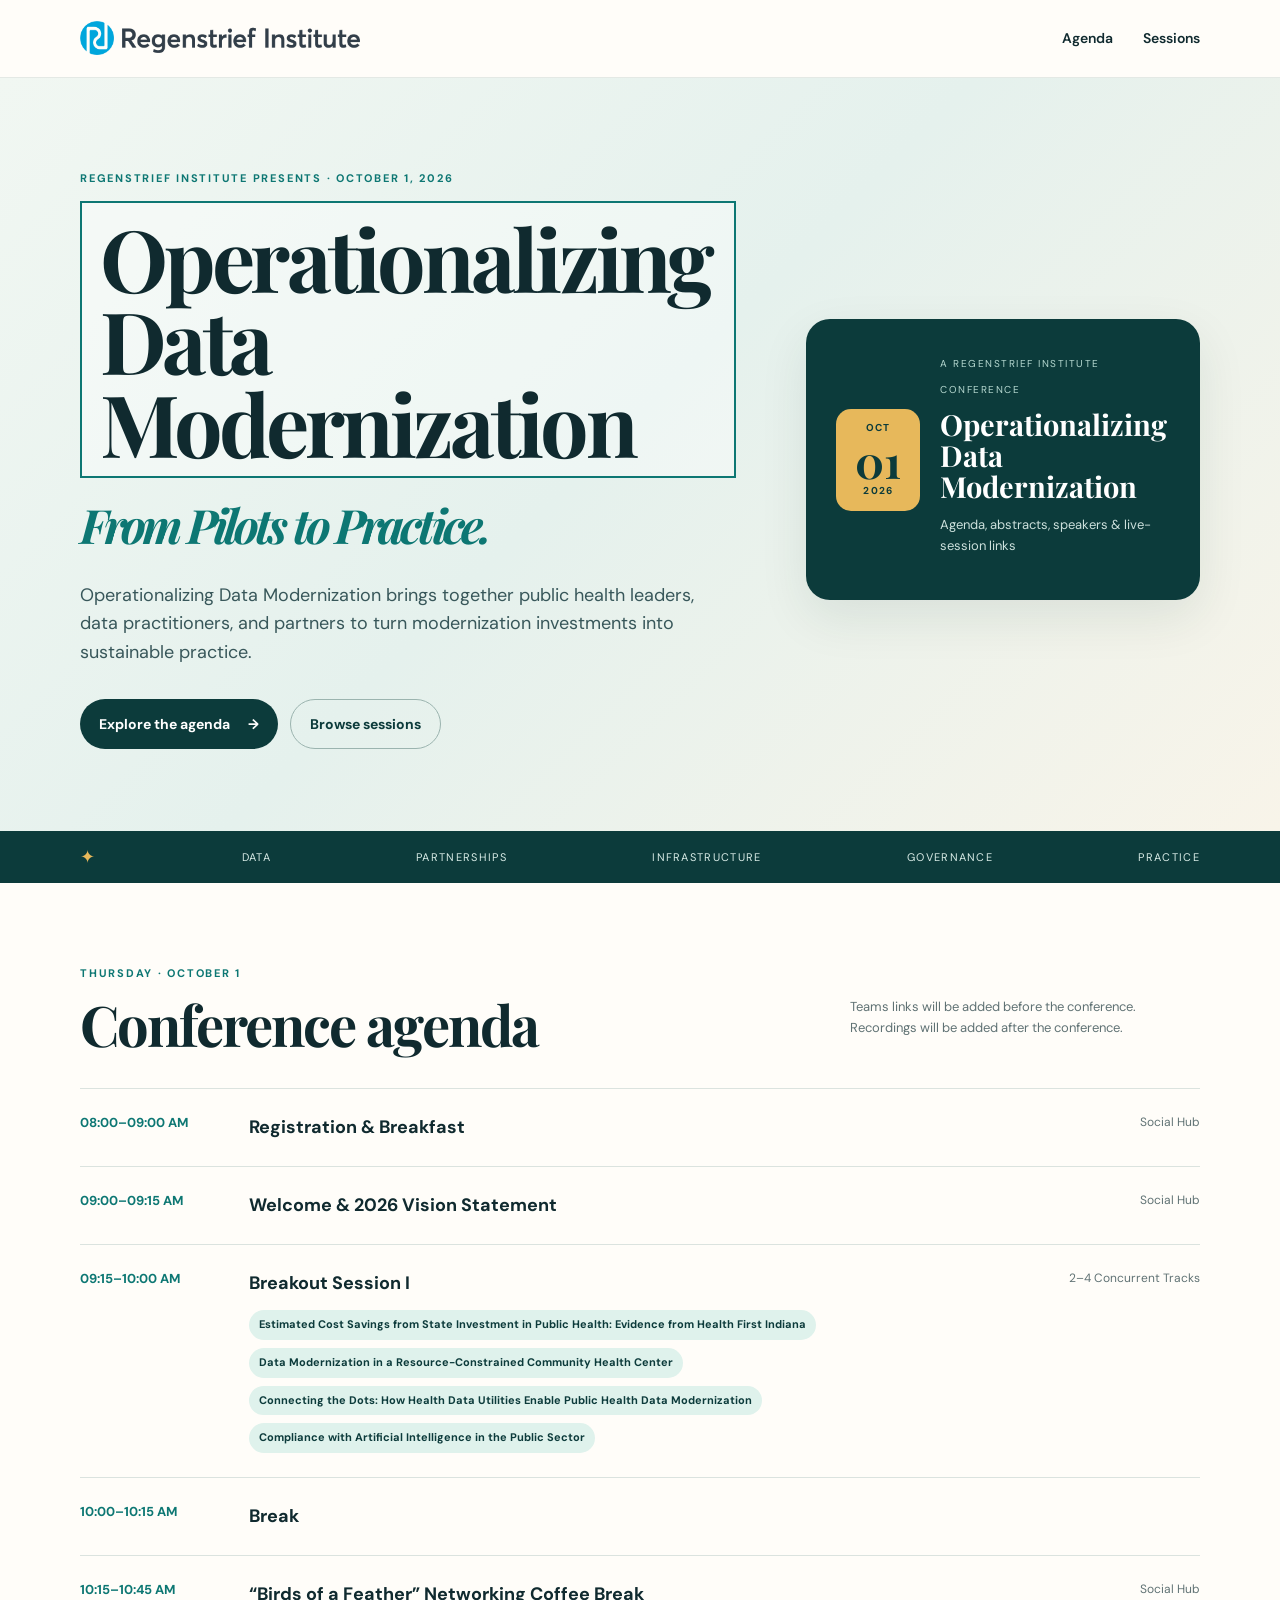
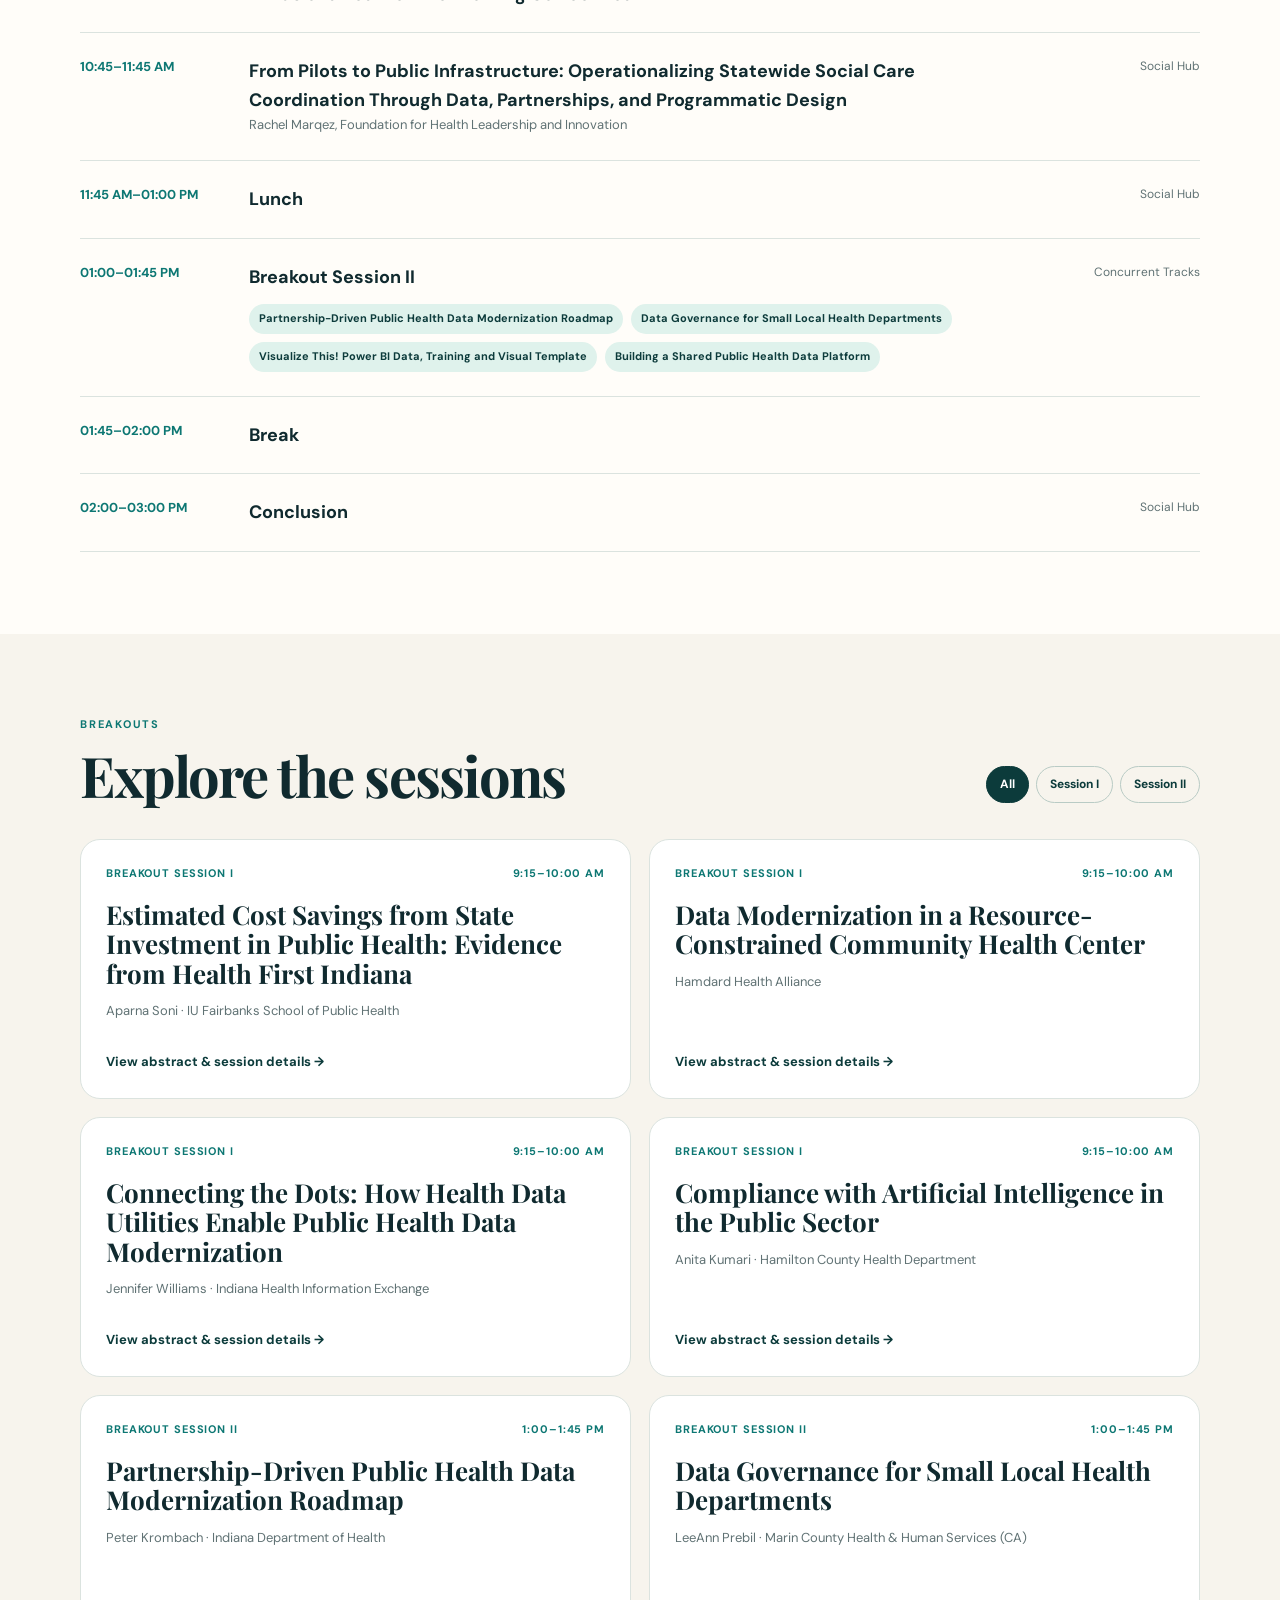
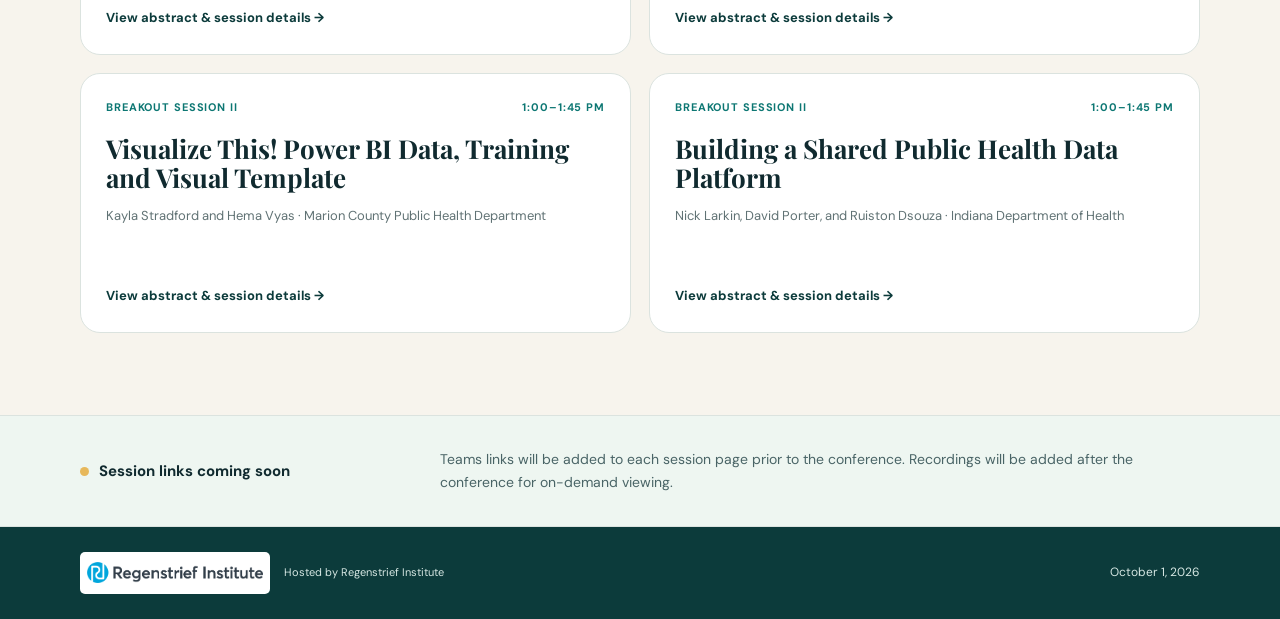
<file: index.html>
<!doctype html>
<html lang="en">
<head>
<meta charset="utf-8">
<meta name="viewport" content="width=device-width,initial-scale=1">
<title>Operationalizing Data Modernization | October 1, 2026</title>
<meta name="description" content="Operationalizing Data Modernization: From Pilots to Practice — conference agenda and session details.">
<link rel="stylesheet" href="styles.css?v=5">
</head>
<body>
<header class="site-header">
  <div class="container nav">
    <a class="brand ri-brand" href="index.html"><img src="regenstrief-logo.png" alt="Regenstrief Institute"></a>
    <nav><a href="#agenda">Agenda</a><a href="#sessions">Sessions</a></nav>
  </div>
</header>

<main>
<section class="hero">
  <div class="container hero-grid">
    <div>
      <p class="eyebrow">REGENSTRIEF INSTITUTE PRESENTS · OCTOBER 1, 2026</p>
      <h1><span class="title-box">Operationalizing<br>Data Modernization</span><em>From Pilots to Practice.</em></h1>
      <p class="lede">Operationalizing Data Modernization brings together public health leaders, data practitioners, and partners to turn modernization investments into sustainable practice.</p>
      <div class="hero-actions">
        <a class="button primary" href="#agenda">Explore the agenda <span>→</span></a>
        <a class="button ghost" href="#sessions">Browse sessions</a>
      </div>
    </div>
    <div class="hero-card">
      <div class="date-badge"><span>OCT</span><strong>01</strong><small>2026</small></div>
      <div class="hero-card-copy">
        <span class="card-label">A REGENSTRIEF INSTITUTE CONFERENCE</span>
        <h2>Operationalizing<br>Data Modernization</h2>
        <p>Agenda, abstracts, speakers & live-session links</p>
      </div>
    </div>
  </div>
</section>

<section class="ticker"><div class="container ticker-inner"><span>✦</span><span>Data</span><span>Partnerships</span><span>Infrastructure</span><span>Governance</span><span>Practice</span></div></section>

<section id="agenda" class="section">
  <div class="container">
    <div class="section-head"><div><p class="eyebrow">THURSDAY · OCTOBER 1</p><h2>Conference agenda</h2></div><p class="section-note">Teams links will be added before the conference. Recordings will be added after the conference.</p></div>
    <div id="agenda-list" class="agenda"></div>
  </div>
</section>

<section id="sessions" class="section sessions-section">
  <div class="container">
    <div class="section-head"><div><p class="eyebrow">BREAKOUTS</p><h2>Explore the sessions</h2></div><div class="filters"><button class="filter active" data-filter="all">All</button><button class="filter" data-filter="Breakout Session I">Session I</button><button class="filter" data-filter="Breakout Session II">Session II</button></div></div>
    <div id="session-grid" class="session-grid"></div>
  </div>
</section>

<section class="availability"><div class="container availability-grid"><div><span class="status-dot"></span><strong>Session links coming soon</strong></div><p>Teams links will be added to each session page prior to the conference. Recordings will be added after the conference for on-demand viewing.</p></div></section>

</main>

<footer><div class="container footer-inner"><div class="footer-brand"><img src="regenstrief-logo.png" alt="Regenstrief Institute"><span>Hosted by Regenstrief Institute</span></div><div>October 1, 2026</div></div></footer>
<script src="sessions.js"></script><script src="script.js"></script>
</body>
</html>
</file>
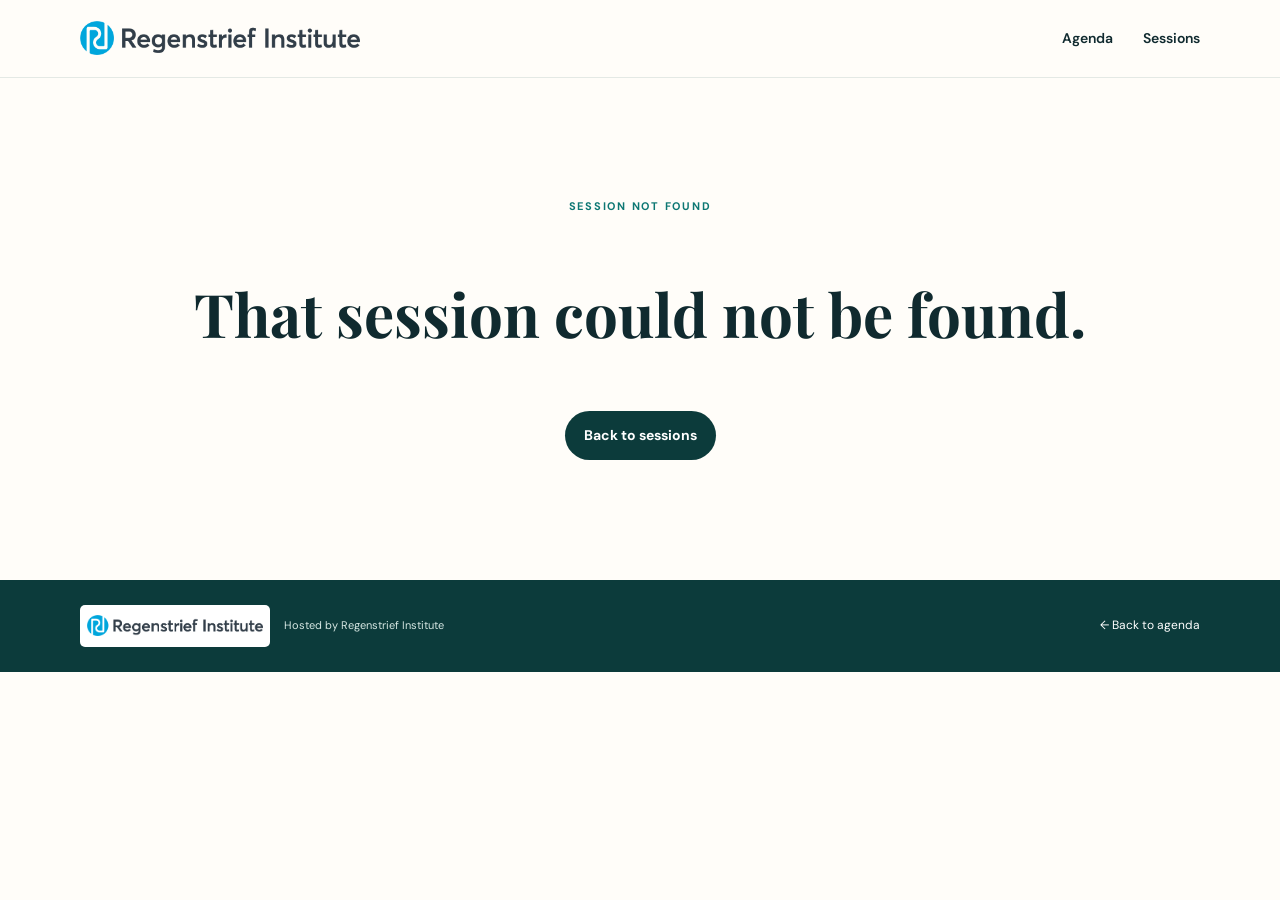
<file: session.html>
<!doctype html>
<html lang="en">
<head>
<meta charset="utf-8"><meta name="viewport" content="width=device-width,initial-scale=1">
<title>Session | Operationalizing Data Modernization</title>
<meta name="description" content="Session details, abstract and live-session information.">
<link rel="stylesheet" href="styles.css?v=5">
</head>
<body>
<header class="site-header"><div class="container nav"><a class="brand ri-brand" href="index.html"><img src="regenstrief-logo.png" alt="Regenstrief Institute"></a><nav><a href="index.html#agenda">Agenda</a><a href="index.html#sessions">Sessions</a></nav></div></header>
<main id="session-page"></main>
<footer><div class="container footer-inner"><div class="footer-brand"><img src="regenstrief-logo.png" alt="Regenstrief Institute"><span>Hosted by Regenstrief Institute</span></div><a href="index.html">← Back to agenda</a></div></footer>
<script src="sessions.js"></script><script src="script.js"></script>
</body>
</html>
</file>
<file: styles.css>
@import url('https://fonts.googleapis.com/css2?family=DM+Sans:wght@400;500;600;700&family=Playfair+Display:ital,wght@0,500;0,600;1,500;1,600&display=swap');
:root{--ink:#102a2f;--deep:#0c3b3b;--teal:#0d7773;--mint:#dff2ec;--gold:#e7b85b;--cream:#f7f4ed;--paper:#fffdf9;--muted:#607274;--line:#dbe3df;--shadow:0 18px 50px rgba(15,50,48,.09)}
*{box-sizing:border-box}html{scroll-behavior:smooth}body{margin:0;background:var(--paper);color:var(--ink);font-family:"DM Sans",Arial,sans-serif;line-height:1.6}.container{width:min(1120px,calc(100% - 40px));margin:auto}.site-header{position:sticky;top:0;z-index:20;background:rgba(255,253,249,.92);backdrop-filter:blur(12px);border-bottom:1px solid rgba(219,227,223,.75)}.nav{height:76px;display:flex;align-items:center;justify-content:space-between}.brand{display:flex;gap:11px;align-items:center;color:var(--ink);text-decoration:none;font-size:11px;line-height:1.1;letter-spacing:.04em}.brand strong{font-size:13px}.brand-mark{display:inline-grid;place-items:center;width:36px;height:36px;background:var(--deep);color:white;border-radius:10px;font-weight:700;letter-spacing:-.05em}.nav nav{display:flex;gap:30px}.nav nav a{color:var(--ink);text-decoration:none;font-size:14px;font-weight:600}.hero{background:linear-gradient(135deg,#f1f7f2 0%,#e5f1ed 48%,#f8f4e9 100%);padding:92px 0 82px;overflow:hidden}.hero-grid{display:grid;grid-template-columns:1.25fr .75fr;gap:70px;align-items:center}.eyebrow{margin:0 0 13px;color:var(--teal);font-size:11px;font-weight:700;letter-spacing:.16em}.hero h1{font-family:"Playfair Display",serif;font-size:clamp(52px,7vw,86px);line-height:.96;letter-spacing:-.045em;margin:0 0 28px}.hero h1 em{color:var(--teal)}.lede{font-size:18px;max-width:650px;color:#38575a}.hero-actions{display:flex;gap:12px;margin-top:32px;flex-wrap:wrap}.button{display:inline-flex;align-items:center;gap:18px;border-radius:999px;padding:13px 19px;text-decoration:none;font-weight:700;font-size:14px}.button.primary{background:var(--deep);color:white}.button.ghost{border:1px solid #9bb4af;color:var(--deep)}.hero-card{background:var(--deep);color:white;padding:30px;border-radius:24px;box-shadow:var(--shadow);display:grid;grid-template-columns:92px 84px 1fr;gap:20px;align-items:center;transform:none}.ri-logo{width:92px;height:92px;object-fit:cover;border-radius:14px;background:white;padding:7px}.date-badge{min-width:84px;height:102px;border-radius:15px;background:var(--gold);color:var(--deep);display:grid;place-items:center;text-align:center;padding:9px}.date-badge span,.date-badge small{font-size:10px;font-weight:700;letter-spacing:.12em}.date-badge strong{font-family:"Playfair Display";font-size:45px;line-height:.8}.card-label{font-size:10px;letter-spacing:.15em;color:#b6d8d0}.hero-card h2{font-family:"Playfair Display";font-size:29px;line-height:1.08;margin:8px 0}.hero-card p{color:#cce0dc;font-size:13px}.ticker{background:var(--deep);color:#d9ece7}.ticker-inner{height:52px;display:flex;align-items:center;justify-content:space-between;font-size:11px;letter-spacing:.12em;text-transform:uppercase}.ticker-inner span:first-child{color:var(--gold);font-size:18px}.section{padding:82px 0}.section-head{display:flex;align-items:end;justify-content:space-between;gap:30px;margin-bottom:36px}.section-head h2,.about h2{font-family:"Playfair Display";font-size:clamp(38px,5vw,56px);line-height:1;margin:0;letter-spacing:-.035em}.section-note{max-width:350px;color:var(--muted);font-size:13px}.agenda{border-top:1px solid var(--line)}.agenda-row{display:grid;grid-template-columns:145px 1fr 190px;gap:24px;padding:24px 0;border-bottom:1px solid var(--line);align-items:start}.agenda-time{font-weight:700;color:var(--teal);font-size:13px}.agenda-title{font-size:18px;font-weight:700}.agenda-location{font-size:12px;color:var(--muted);text-align:right}.agenda-breakout .agenda-title{margin-bottom:13px}.mini-sessions{display:flex;flex-wrap:wrap;gap:8px}.mini-session{background:var(--mint);border-radius:999px;padding:6px 10px;font-size:11px;color:var(--deep);text-decoration:none;font-weight:700}.sessions-section{background:var(--cream)}.filters{display:flex;gap:7px;flex-wrap:wrap}.filter{border:1px solid #b9cbc5;background:transparent;border-radius:999px;padding:8px 13px;font:inherit;font-size:12px;font-weight:700;color:var(--deep);cursor:pointer}.filter.active{background:var(--deep);color:white;border-color:var(--deep)}.session-grid{display:grid;grid-template-columns:repeat(2,1fr);gap:18px}.session-card{background:white;border:1px solid var(--line);border-radius:20px;padding:25px;transition:.2s;display:flex;flex-direction:column;min-height:260px}.session-card:hover{transform:translateY(-3px);box-shadow:var(--shadow)}.session-meta{display:flex;justify-content:space-between;gap:10px;color:var(--teal);font-size:11px;font-weight:700;text-transform:uppercase;letter-spacing:.08em}.session-card h3{font-family:"Playfair Display";font-size:26px;line-height:1.12;margin:18px 0 13px}.session-speaker{font-size:13px;color:var(--muted)}.session-link{margin-top:auto;padding-top:24px;color:var(--deep);font-size:13px;font-weight:700;text-decoration:none}.availability{background:#eef6f1;border-top:1px solid var(--line);border-bottom:1px solid var(--line)}.availability-grid{min-height:110px;display:grid;grid-template-columns:320px 1fr;gap:40px;align-items:center}.availability-grid strong{font-size:15px}.availability-grid p{margin:0;color:#496466;font-size:14px}.status-dot{display:inline-block;width:9px;height:9px;border-radius:50%;background:var(--gold);margin-right:10px}.about{background:#fff}.about-grid{display:grid;grid-template-columns:1fr 1fr;gap:80px}.about p{font-size:17px;color:#405b5d}.muted{color:var(--muted)!important;font-size:13px!important}footer{background:var(--deep);color:#d6e7e3;padding:25px 0}.footer-inner{display:flex;justify-content:space-between;align-items:center;font-size:12px}.footer-inner a{color:#fff;text-decoration:none}.session-hero{background:linear-gradient(135deg,#e8f2ee,#f8f2e4);padding:70px 0 65px}.crumb{color:var(--teal);font-size:12px;font-weight:700;text-decoration:none}.session-hero h1{font-family:"Playfair Display";font-size:clamp(42px,6vw,70px);line-height:1.02;max-width:900px;margin:24px 0 18px;letter-spacing:-.04em}.session-info{display:flex;gap:20px;flex-wrap:wrap;color:#456466;font-size:14px}.session-content{display:grid;grid-template-columns:minmax(0,1fr) 300px;gap:70px;padding:70px 0}.session-status{display:flex;flex-direction:column;gap:3px;background:#eef6f1;border-left:4px solid var(--gold);padding:15px 18px;border-radius:10px;margin-bottom:30px;font-size:13px;color:#3f5b5d}.session-status strong{color:var(--deep)}.content h2{font-family:"Playfair Display";font-size:32px;margin-top:0}.abstract{font-size:17px;line-height:1.8;white-space:pre-line}.sidebar{position:sticky;top:100px;height:max-content}.action-card{background:var(--deep);color:white;border-radius:20px;padding:25px;margin-bottom:18px}.action-card h3{font-family:"Playfair Display";font-size:24px;margin:0 0 12px}.action-card p{color:#c9ded9;font-size:13px}.live-button{display:block;background:var(--gold);color:var(--deep);text-decoration:none;text-align:center;border-radius:999px;padding:12px;font-weight:800;font-size:13px}.placeholder-button{display:block;background:#edf2ef;color:#617171;text-align:center;border-radius:999px;padding:12px;font-weight:700;font-size:12px}.speaker-box{border:1px solid var(--line);border-radius:20px;padding:22px}.speaker-box h3{margin:0 0 10px;font-family:"Playfair Display";font-size:23px}.speaker-box p{margin:5px 0;color:var(--muted);font-size:13px}.not-found{padding:120px 0;text-align:center}.not-found h1{font-family:"Playfair Display";font-size:60px}@media(max-width:800px){.nav{height:68px}.nav nav{gap:15px}.nav nav a{font-size:12px}.hero{padding:65px 0}.hero-grid,.about-grid{grid-template-columns:1fr;gap:38px}.hero-card{grid-template-columns:72px 72px 1fr;gap:14px}.ri-logo{width:72px;height:72px}.date-badge{min-width:72px;height:90px}.availability-grid{grid-template-columns:1fr;gap:8px;padding:24px 0}.hero-card{transform:none}.agenda-row{grid-template-columns:1fr;gap:8px}.agenda-location{text-align:left}.session-grid{grid-template-columns:1fr}.section{padding:60px 0}.section-head{display:block}.section-note{margin-top:18px}.filters{margin-top:22px}.session-content{grid-template-columns:1fr;gap:35px;padding:50px 0}.sidebar{position:static}.footer-inner{display:block}.footer-inner div:last-child{margin-top:12px}.ticker-inner{overflow:hidden;gap:25px;justify-content:flex-start;white-space:nowrap}.ticker-inner span:nth-child(n+5){display:none}}



/* v4 — final branding, logo sizing, and layout corrections */
.site-header { min-height: 78px; }
.nav { min-width: 0; }
.ri-brand {
  display: flex !important;
  align-items: center !important;
  flex: 0 1 auto;
  min-width: 0;
}
.ri-brand img {
  display: block !important;
  width: 280px !important;
  max-width: 46vw !important;
  height: 58px !important;
  max-height: 58px !important;
  object-fit: contain !important;
  object-position: left center !important;
  border: 0 !important;
  border-radius: 0 !important;
  background: transparent !important;
  padding: 0 !important;
}
.hero h1 .title-box {
  display: inline-block !important;
  border: 2px solid var(--teal) !important;
  border-radius: 0 !important;
  padding: 14px 18px 12px !important;
  margin-bottom: 18px !important;
  background: rgba(255,255,255,.35) !important;
  transform: none !important;
}
.hero h1 em {
  display: block !important;
  font-size: .55em !important;
  line-height: 1.15 !important;
  margin-top: 2px !important;
  font-style: italic !important;
}
.hero-card {
  grid-template-columns: 84px minmax(0,1fr) !important;
  transform: none !important;
}
.hero-card .ri-logo { display: none !important; }
.hero-card-copy { min-width: 0; }
.hero-card h2 { overflow-wrap: anywhere; }

.session-status { display: none !important; }
.join-card {
  background: var(--teal) !important;
}
.join-card .placeholder-button {
  background: #fff !important;
  color: var(--deep) !important;
}
.footer-brand {
  display: flex !important;
  align-items: center !important;
  gap: 14px !important;
}
.footer-brand img {
  display: block !important;
  width: 190px !important;
  height: 42px !important;
  object-fit: contain !important;
  object-position: left center !important;
  background: #fff !important;
  border-radius: 5px !important;
  padding: 4px 7px !important;
}
.footer-brand span {
  font-size: 11px !important;
  color: #d6e7e3 !important;
}

@media (max-width: 800px) {
  .site-header { min-height: 68px; }
  .ri-brand img {
    width: 210px !important;
    max-width: 58vw !important;
    height: 46px !important;
    max-height: 46px !important;
  }
  .hero-card {
    grid-template-columns: 72px minmax(0,1fr) !important;
    gap: 14px !important;
  }
  .hero h1 .title-box {
    padding: 10px 13px 9px !important;
  }
  .footer-brand {
    flex-direction: column !important;
    align-items: flex-start !important;
    gap: 8px !important;
  }
  .footer-brand img {
    width: 175px !important;
    height: 40px !important;
  }
}
</file>
